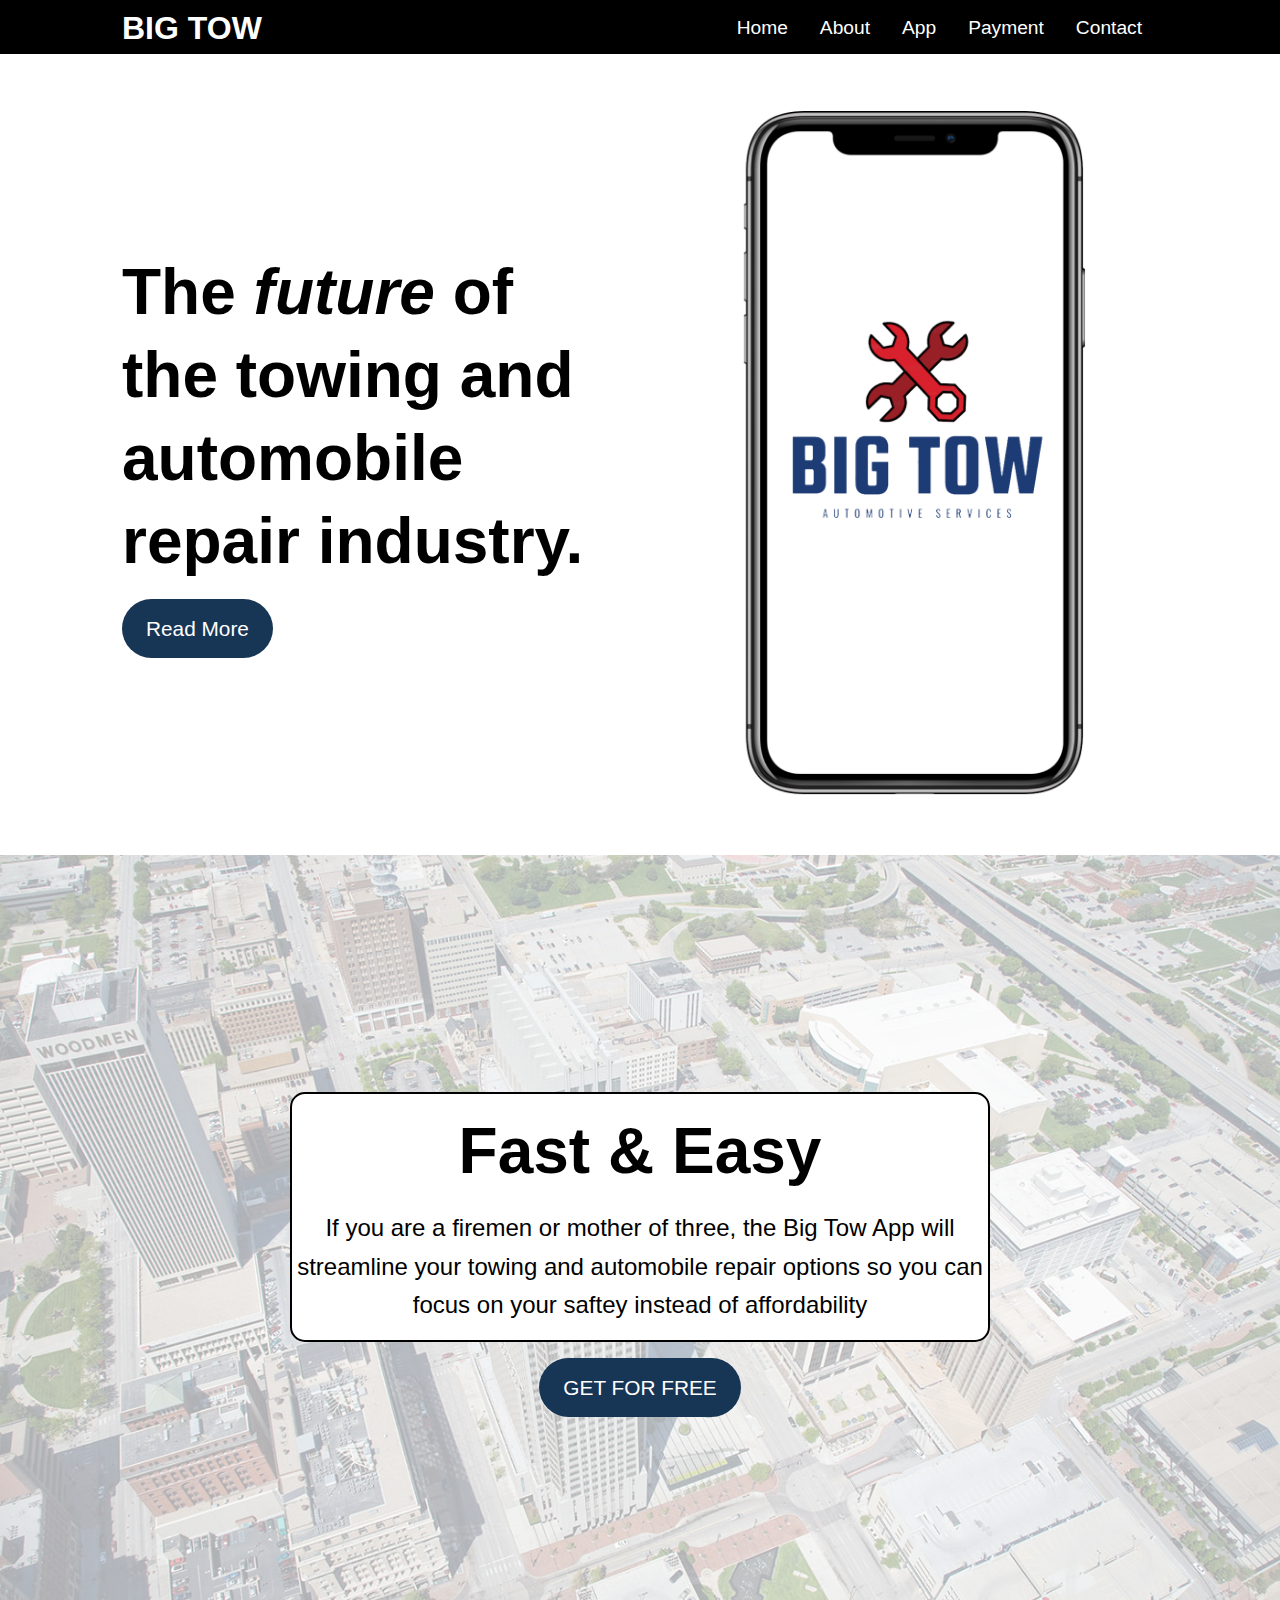
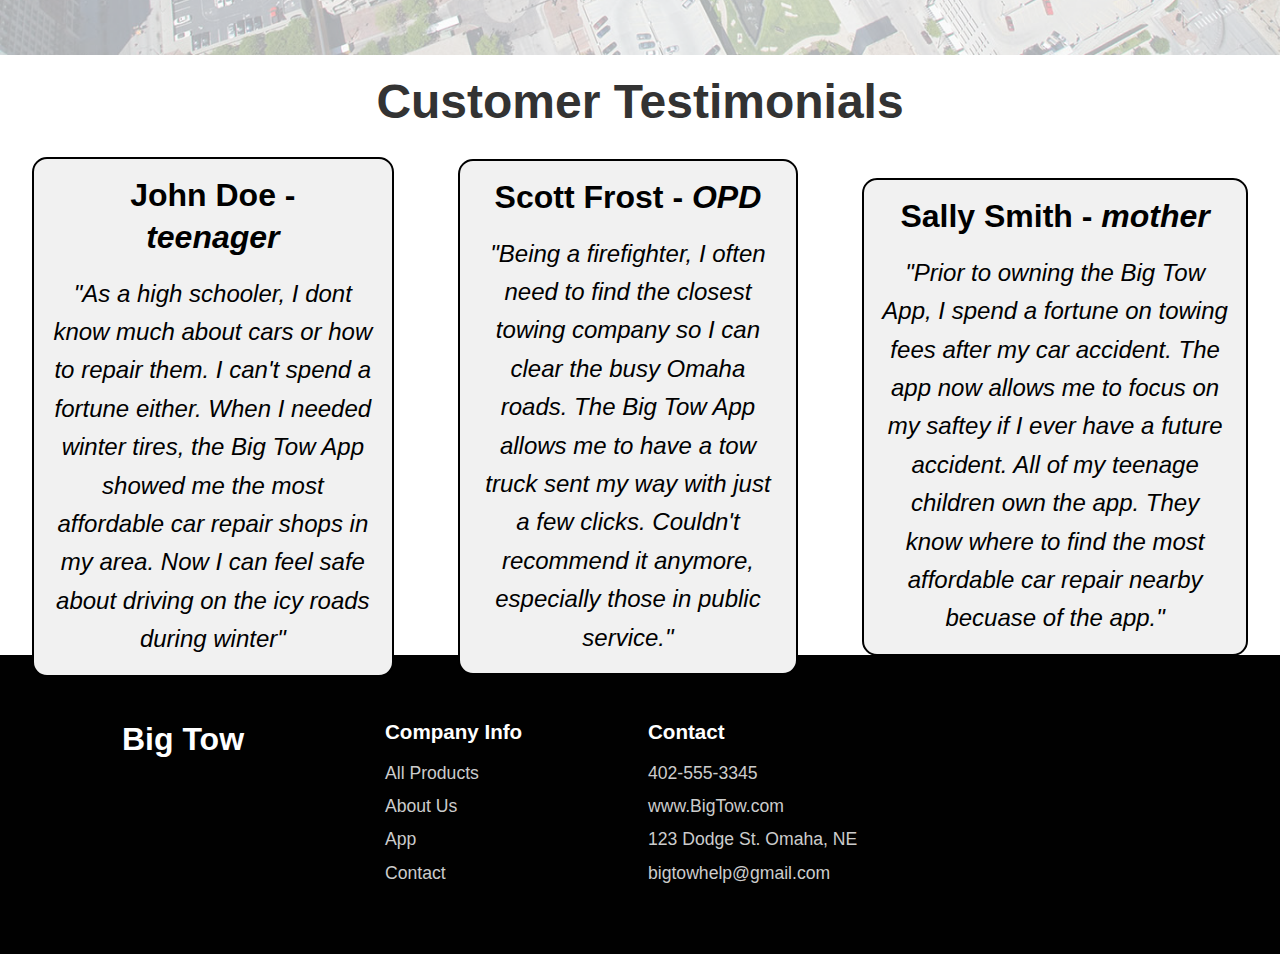
<file: index.html>
<!--

	Name	: Justin Rathbone
	Class 	: CIST 1300 - 003
	Assign#	: Project Landing Page
	Due	: October 29, 2019

	Honor Pledge:  On my honor as a student of the University
	of Nebraska at Omaha, I have neither given nor received
	unauthorized help on this homework assignment.

NAME: Justin Rathbone
NUID: 66513342
EMAIL: jrathbone@nebraska.edu

	Partners:  List the full names, CIST 1300 section and e-mail
address of anyone you may have discussed the assignment
with or worked on the assignment with. It is not necessary
to list your instructor.   If none, list "NONE".  This
		section must be present.
      NONE
  Put a brief description here outlining what this page is about.
    This is the landing page for my project. My project is an app marketing site for a business I am making in CIST2100.


  NOTE: I have lots of previous web design expereince which is why I have used some css elements not covered in class.
  If there is any concern about the authenticity of my assignment, please contact me.

	-->


<!DOCTYPE html>
<html lang="en">
  <head>
    <meta charset="UTF-8" />
    <meta name="viewport" content="width=initial-scale=1.0" />
    <meta http-equiv="X-UA-Compatible" content="ie=edge" />
    <link type="text/css" rel="stylesheet" href="styles.css" />
    <title>Big Tow</title>
  </head>
  <body>
    <nav class="navbar">
      <div class="container">
        <h1 class="logo">BIG TOW</h1>
        <ul class="nav">
          <li><a href="index.html">Home</a></li>
          <li><a href="about.html">About</a></li>
          <li><a href="products.html">App</a></li>
          <li><a href="payment.html">Payment</a></li>
          <li><a href="contact.html">Contact</a></li>
        </ul>
      </div>
    </nav>

    <!-- Showcase -->
    <section class="section-a">
      <div class="container">
        <div>
          <h1>The <i>future</i> of the towing and automobile repair industry.</h1>
          <a href="about.html" class="btn">Read More</a>
        </div>
        <img src="bigtowapp.png" alt="" />
      </div>
    </section>
    <!-- About component-->
    <section class="section-b">
      <div class="overlay">
        <div class="section-b-inner">
          <div>
          <h3>Fast & Easy</h3>
          <p>
            If you are a firemen or mother of three, the Big Tow App will
            streamline your towing and automobile repair options so you can focus on your saftey instead of affordability
          </p>
          </div>
            <a class = 'btn'>GET FOR FREE</a>
        </div>
      </div>
    </section>
    <!-- customer testimonials-->
    <section class="section-c">
      <div class="overlay">
        <h1>Customer Testimonials</h1>
        <div class="section-c-inner">
          <div>
            <h3>John Doe - <i>teenager</i></h3>
            <p><i>"As a high schooler, I dont know much about cars or how to repair them. I can't spend a fortune either. When I needed winter tires, the Big Tow App showed me the most affordable car repair shops in my area. Now I can feel safe about driving on the icy roads during winter"</i></p>
          </div>
          <div>
              <h3>Scott Frost - <i>OPD</i></h3>
              <p><i>"Being a firefighter, I often need to find the closest towing company so I can clear the busy Omaha roads. The Big Tow App allows me to have a tow truck sent my way with just a few clicks. Couldn't recommend it anymore, especially those in public service."</i></p>
            </div>
            <div>
                <h3>Sally Smith - <i>mother</i></h3>
                <p><i>"Prior to owning the Big Tow App, I spend a fortune on towing fees after my car accident. The app now allows me to focus on my saftey if I ever have a future accident. All of my teenage children own the app. They know where to find the most affordable car repair nearby becuase of the app."</i></p>
              </div>
        </div>
      </div>
    </section>

    <!-- Footer -->
    <footer class="section-footer ">
      <div class="container">
          <h2>Big Tow</h2>
        <div>
          <h3>Company Info</h3>
          <ul>
            <li><a href="#">All Products</a></li>
            <li><a href="#">About Us</a></li>
            <li><a href="#">App</a></li>
            <li><a href="#">Contact</a></li>
          </ul>
        </div>
        <div>
          <h3>Contact</h3>
          <ul>
            <li><a href="#">402-555-3345</a></li>
            <li><a href="#">www.BigTow.com</a></li>
            <li><a href="#">123 Dodge St. Omaha, NE</a></li>
            <li><a href="#">bigtowhelp@gmail.com</a></li>
          </ul>
        </div>
      </div>
    </footer>
  </body>
</html>
</file>
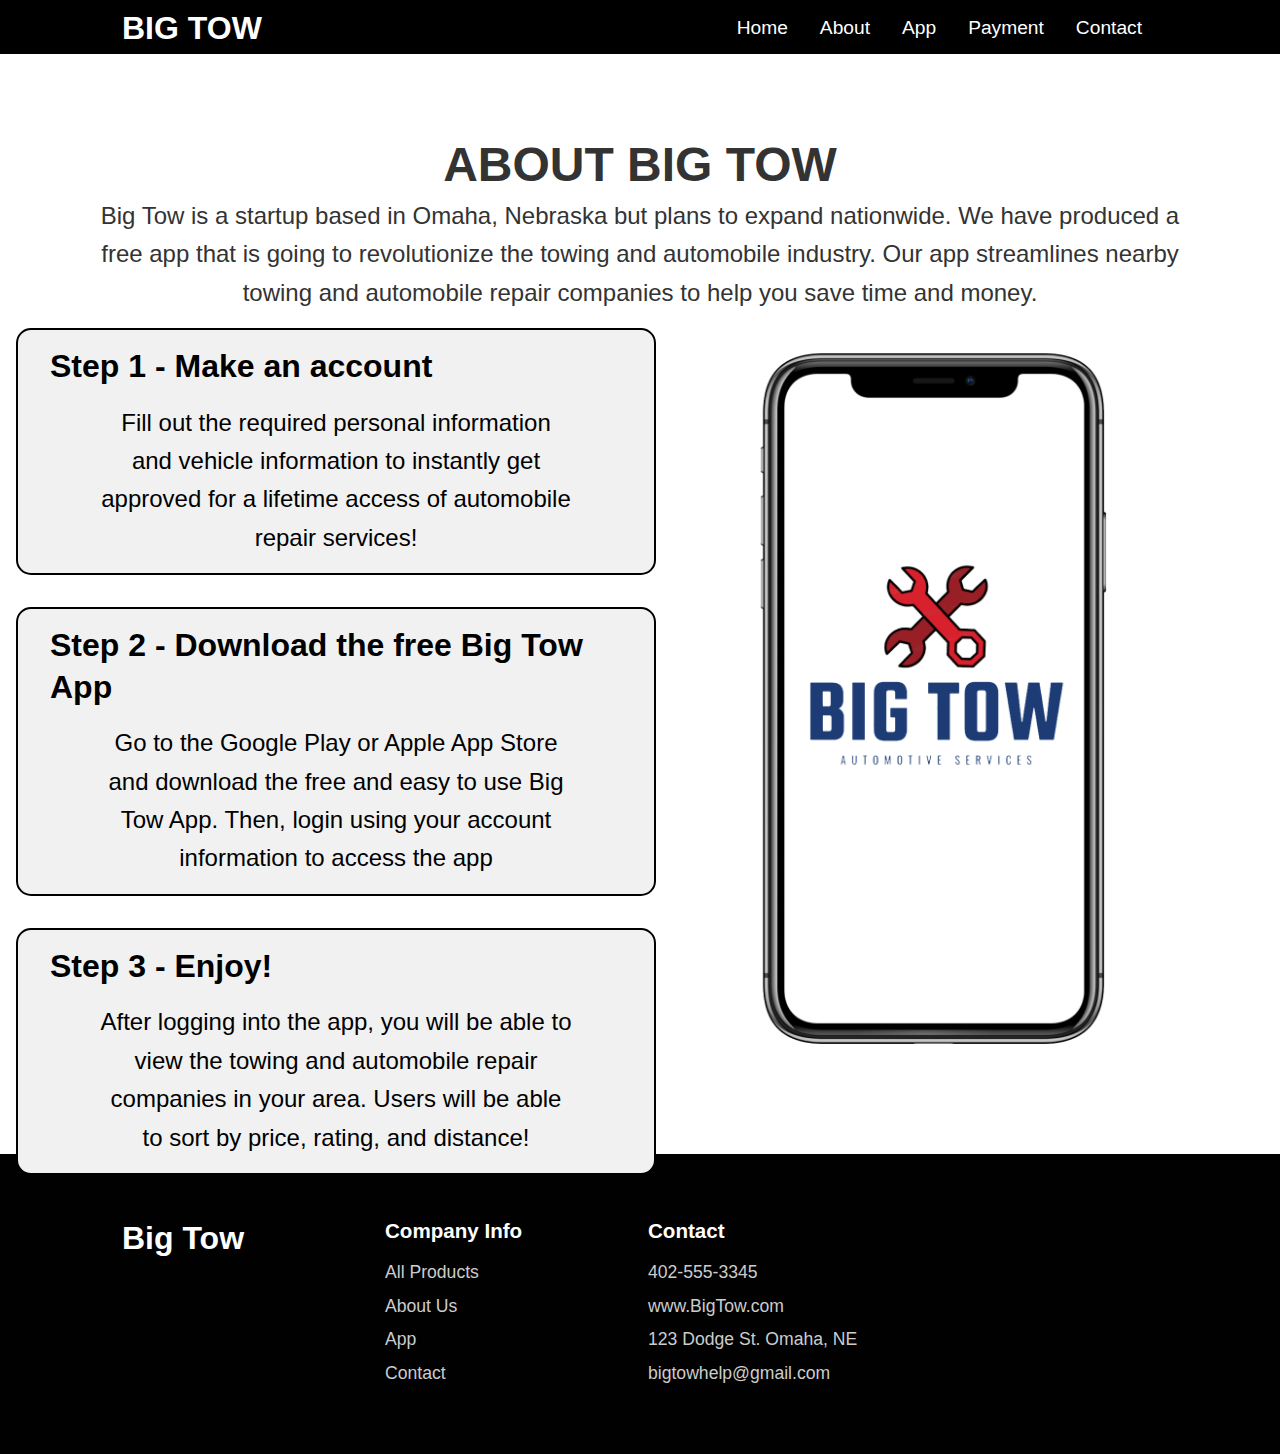
<file: about.html>
<!--

	Name	: Justin Rathbone
	Class 	: CIST 1300 - 003
	Assign#	: Project Landing Page
	Due	: December 3

	Honor Pledge:  On my honor as a student of the University
	of Nebraska at Omaha, I have neither given nor received
	unauthorized help on this homework assignment.

NAME: Justin Rathbone
NUID: 66513342
EMAIL: jrathbone@nebraska.edu

	Partners:  List the full names, CIST 1300 section and e-mail
address of anyone you may have discussed the assignment
with or worked on the assignment with. It is not necessary
to list your instructor.   If none, list "NONE".  This
		section must be present.
      NONE
  Put a brief description here outlining what this page is about.
    This is the landing page for my project. My project is an app marketing site for a business I am making in CIST2100.


  NOTE: I have lots of previous web design expereince which is why I have used some css elements not covered in class.
  If there is any concern about the authenticity of my assignment, please contact me.

	-->

<!DOCTYPE html>
<html lang="en">
  <head>
    <meta charset="UTF-8" />
    <meta name="viewport" content="width=initial-scale=1.0" />
    <meta http-equiv="X-UA-Compatible" content="ie=edge" />
    <link type="text/css" rel="stylesheet" href="styles.css" />
    <title>About</title>
  </head>
  <body>
    <nav class="navbar">
      <div class="container">
        <h1 class="logo">BIG TOW</h1>
        <ul class="nav">
          <li><a href="index.html">Home</a></li>
          <li><a href="about.html">About</a></li>
          <li><a href="products.html">App</a></li>
          <li><a href="payment.html">Payment</a></li>
          <li><a href="contact.html">Contact</a></li>
        </ul>
      </div>
    </nav>

    <!-- Showcase -->
    <section class="section-d">
      <div class="overlay">
        <div class="aboutHeader">
          <h1>ABOUT BIG TOW</h1>
          <p>Big Tow is a startup based in Omaha, Nebraska but plans to expand nationwide. We have produced a free app that is going to revolutionize the towing and automobile industry. Our app streamlines nearby towing and automobile repair companies to help you save time and money.</p>
        </div>
        <div class="section-d-inner">
          <img src="bigtowapp.png" alt="">
          <div>
            <h3>Step 1 - Make an account</h3>
            <p>
              Fill out the required personal information and vehicle information
              to instantly get approved for a lifetime access of automobile
              repair services!
            </p>
          </div>
          <div>
            <h3>Step 2 - Download the free Big Tow App</h3>
            <p>
              Go to the Google Play or Apple App Store and download the free and
              easy to use Big Tow App. Then, login using your account
              information to access the app
            </p>
          </div>
          <div>
            <h3>Step 3 - Enjoy!</h3>
            <p>
              After logging into the app, you will be able to view the towing
              and automobile repair companies in your area. Users will be able
              to sort by price, rating, and distance!
            </p>
          </div>
        </div>
      </div>
    </section>

    <!-- Footer -->
    <footer class="section-footer ">
      <div class="container">
        <h2>Big Tow</h2>
        <div>
          <h3>Company Info</h3>
          <ul>
            <li><a href="#">All Products</a></li>
            <li><a href="#">About Us</a></li>
            <li><a href="#">App</a></li>
            <li><a href="#">Contact</a></li>
          </ul>
        </div>
        <div>
          <h3>Contact</h3>
          <ul>
            <li><a href="#">402-555-3345</a></li>
            <li><a href="#">www.BigTow.com</a></li>
            <li><a href="#">123 Dodge St. Omaha, NE</a></li>
            <li><a href="#">bigtowhelp@gmail.com</a></li>
          </ul>
        </div>
      </div>
    </footer>
  </body>
</html>
</file>
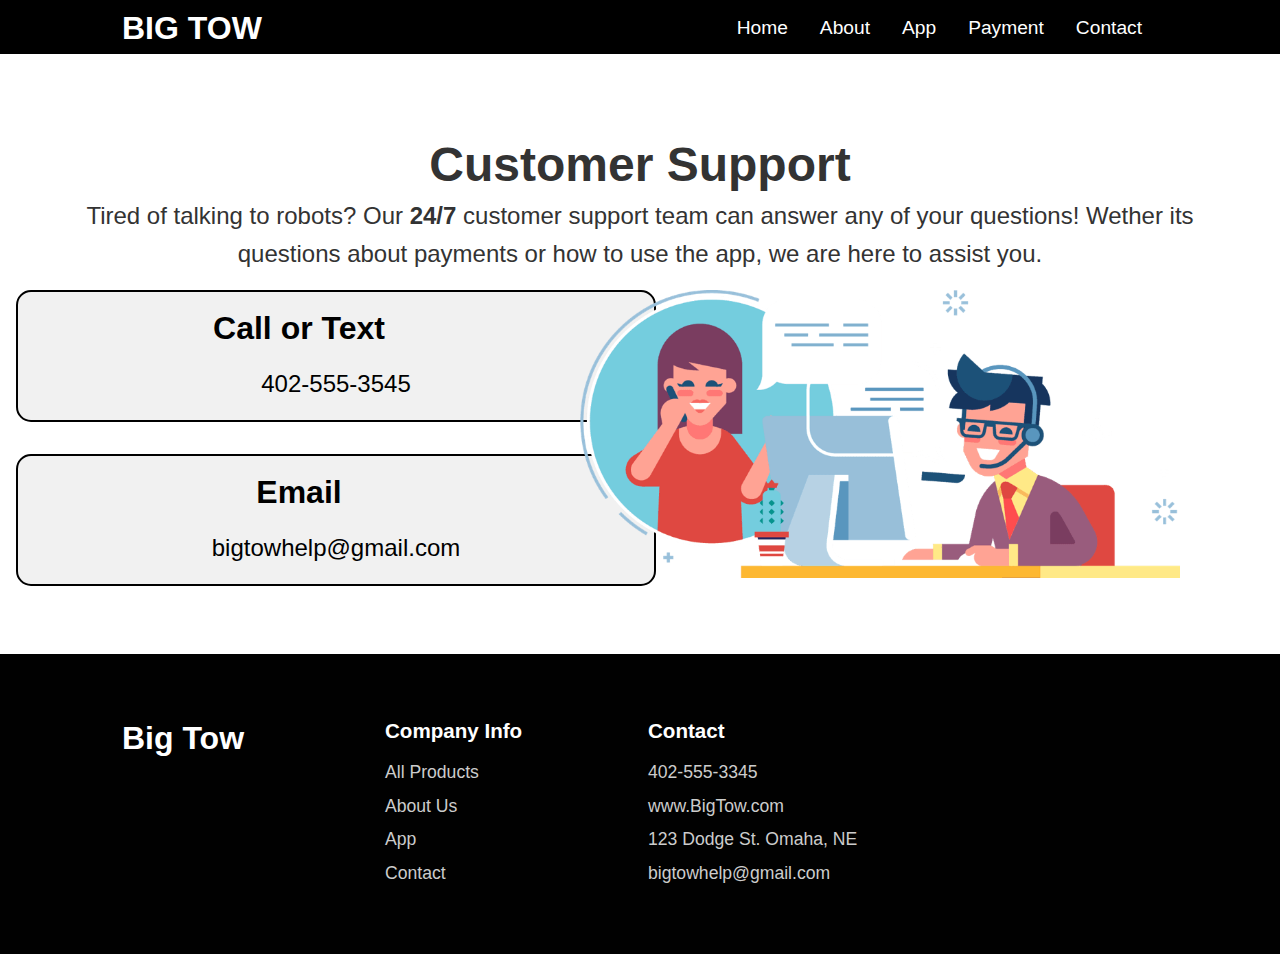
<file: contact.html>
<!DOCTYPE html>
<html lang="en">
  <head>
    <meta charset="UTF-8" />
    <meta name="viewport" content="width=initial-scale=1.0" />
    <meta http-equiv="X-UA-Compatible" content="ie=edge" />
    <link type="text/css" rel="stylesheet" href="styles.css" />
    <title>Contact</title>
  </head>
  <body>
    <nav class="navbar">
      <div class="container">
        <h1 class="logo">BIG TOW</h1>
        <ul class="nav">
          <li><a href="index.html">Home</a></li>
          <li><a href="about.html">About</a></li>
          <li><a href="products.html">App</a></li>
          <li><a href="payment.html">Payment</a></li>
          <li><a href="contact.html">Contact</a></li>
        </ul>
      </div>
    </nav>

    <!-- Showcase -->
    <section class="section-e">
      <div class="overlay">
        <div class="aboutHeader">
          <h1>Customer Support</h1>
          <p> Tired of talking to robots? Our <strong>24/7</strong> customer support team can answer any of your questions! Wether its questions about payments or how to use the app, we are here to assist you.</p>
        </div>
        <div class="section-e-inner">
          <img src="customer-service-helpers.png" alt="">
          <div>
            <h3>Call or Text</h3>
            <p>
              402-555-3545
            </p>
          </div>
          <div>
            <h3>Email</h3>
            <p>
              bigtowhelp@gmail.com
            </p>
          </div>
        </div>
      </div>
    </section>

    <!-- Footer -->
    <footer class="section-footer ">
      <div class="container">
        <h2>Big Tow</h2>
        <div>
          <h3>Company Info</h3>
          <ul>
            <li><a href="#">All Products</a></li>
            <li><a href="#">About Us</a></li>
            <li><a href="#">App</a></li>
            <li><a href="#">Contact</a></li>
          </ul>
        </div>
        <div>
          <h3>Contact</h3>
          <ul>
            <li><a href="#">402-555-3345</a></li>
            <li><a href="#">www.BigTow.com</a></li>
            <li><a href="#">123 Dodge St. Omaha, NE</a></li>
            <li><a href="#">bigtowhelp@gmail.com</a></li>
          </ul>
        </div>
      </div>
    </footer>
  </body>
</html>
</file>
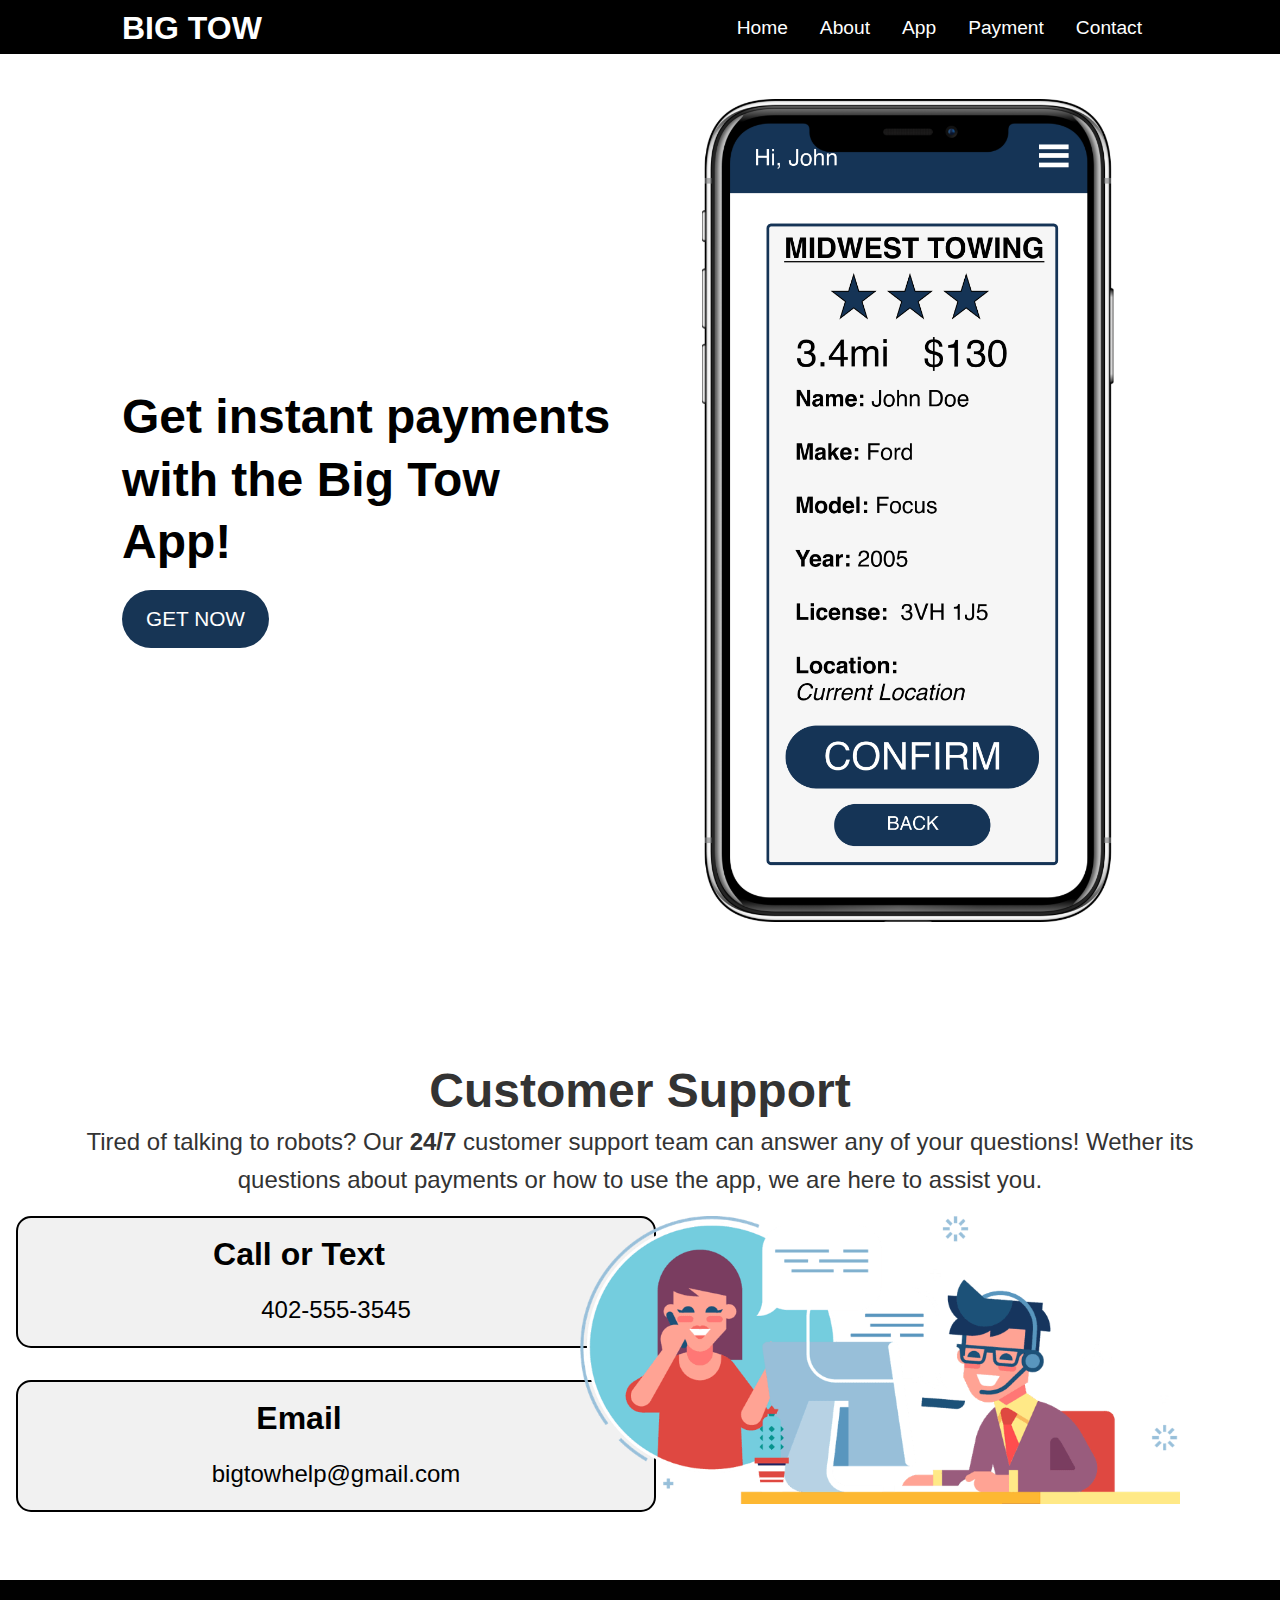
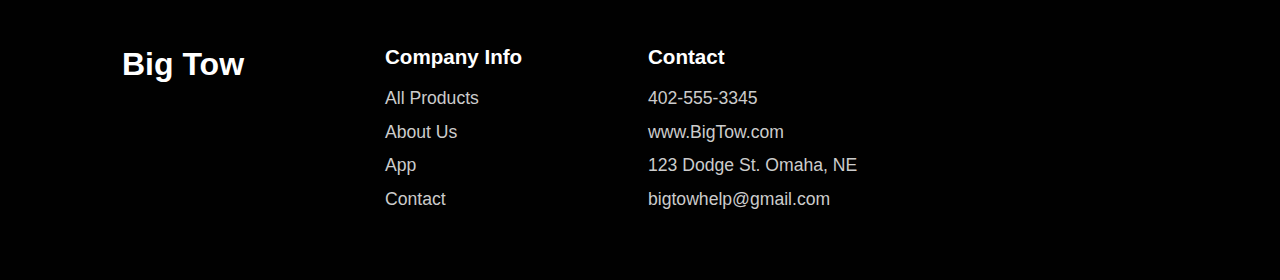
<file: payment.html>
<!--

	Name	: Justin Rathbone
	Class 	: CIST 1300 - 003
	Assign#	: Project Landing Page
	Due	: December 3

	Honor Pledge:  On my honor as a student of the University
	of Nebraska at Omaha, I have neither given nor received
	unauthorized help on this homework assignment.

NAME: Justin Rathbone
NUID: 66513342
EMAIL: jrathbone@nebraska.edu

	Partners:  List the full names, CIST 1300 section and e-mail
address of anyone you may have discussed the assignment
with or worked on the assignment with. It is not necessary
to list your instructor.   If none, list "NONE".  This
		section must be present.
      NONE
  Put a brief description here outlining what this page is about.
    This is the landing page for my project. My project is an app marketing site for a business I am making in CIST2100.


  NOTE: I have lots of previous web design expereince which is why I have used some css elements not covered in class.
  If there is any concern about the authenticity of my assignment, please contact me.

	-->


    <!DOCTYPE html>
    <html lang="en">
      <head>
        <meta charset="UTF-8" />
        <meta name="viewport" content="width=initial-scale=1.0" />
        <meta http-equiv="X-UA-Compatible" content="ie=edge" />
        <link type="text/css" rel="stylesheet" href="styles.css" />
        <title>Big Tow</title>
      </head>
      <body>
        <nav class="navbar">
          <div class="container">
            <h1 class="logo">BIG TOW</h1>
            <ul class="nav">
              <li><a href="index.html">Home</a></li>
              <li><a href="about.html">About</a></li>
              <li><a href="products.html">App</a></li>
              <li><a href="payment.html">Payment</a></li>
              <li><a href="contact.html">Contact</a></li>
            </ul>
          </div>
        </nav>

        <!-- Showcase -->
        <section class="section-a">
          <div class="container">
            <div>
              <h1 style="font-size: 3rem;">Get instant payments with the Big Tow App!</h1>
              <a href="about.html" class="btn">GET NOW</a>
            </div>
            <img src="payment.png" alt="" />
          </div>
        </section>

        <section class="section-e">
          <div class="overlay">
            <div class="aboutHeader">
              <h1>Customer Support</h1>
              <p> Tired of talking to robots? Our <strong>24/7</strong> customer support team can answer any of your questions! Wether its questions about payments or how to use the app, we are here to assist you.</p>
            </div>
            <div class="section-e-inner">
              <img src="customer-service-helpers.png" alt="">
              <div>
                <h3>Call or Text</h3>
                <p>
                  402-555-3545
                </p>
              </div>
              <div>
                <h3>Email</h3>
                <p>
                  bigtowhelp@gmail.com
                </p>
              </div>
            </div>
          </div>
        </section>

        <!-- Footer -->
        <footer class="section-footer ">
          <div class="container">
              <h2>Big Tow</h2>
            <div>
              <h3>Company Info</h3>
              <ul>
                <li><a href="#">All Products</a></li>
                <li><a href="#">About Us</a></li>
                <li><a href="#">App</a></li>
                <li><a href="#">Contact</a></li>
              </ul>
            </div>
            <div>
              <h3>Contact</h3>
              <ul>
                <li><a href="#">402-555-3345</a></li>
                <li><a href="#">www.BigTow.com</a></li>
                <li><a href="#">123 Dodge St. Omaha, NE</a></li>
                <li><a href="#">bigtowhelp@gmail.com</a></li>
              </ul>
            </div>
          </div>
        </footer>
      </body>
    </html>
</file>
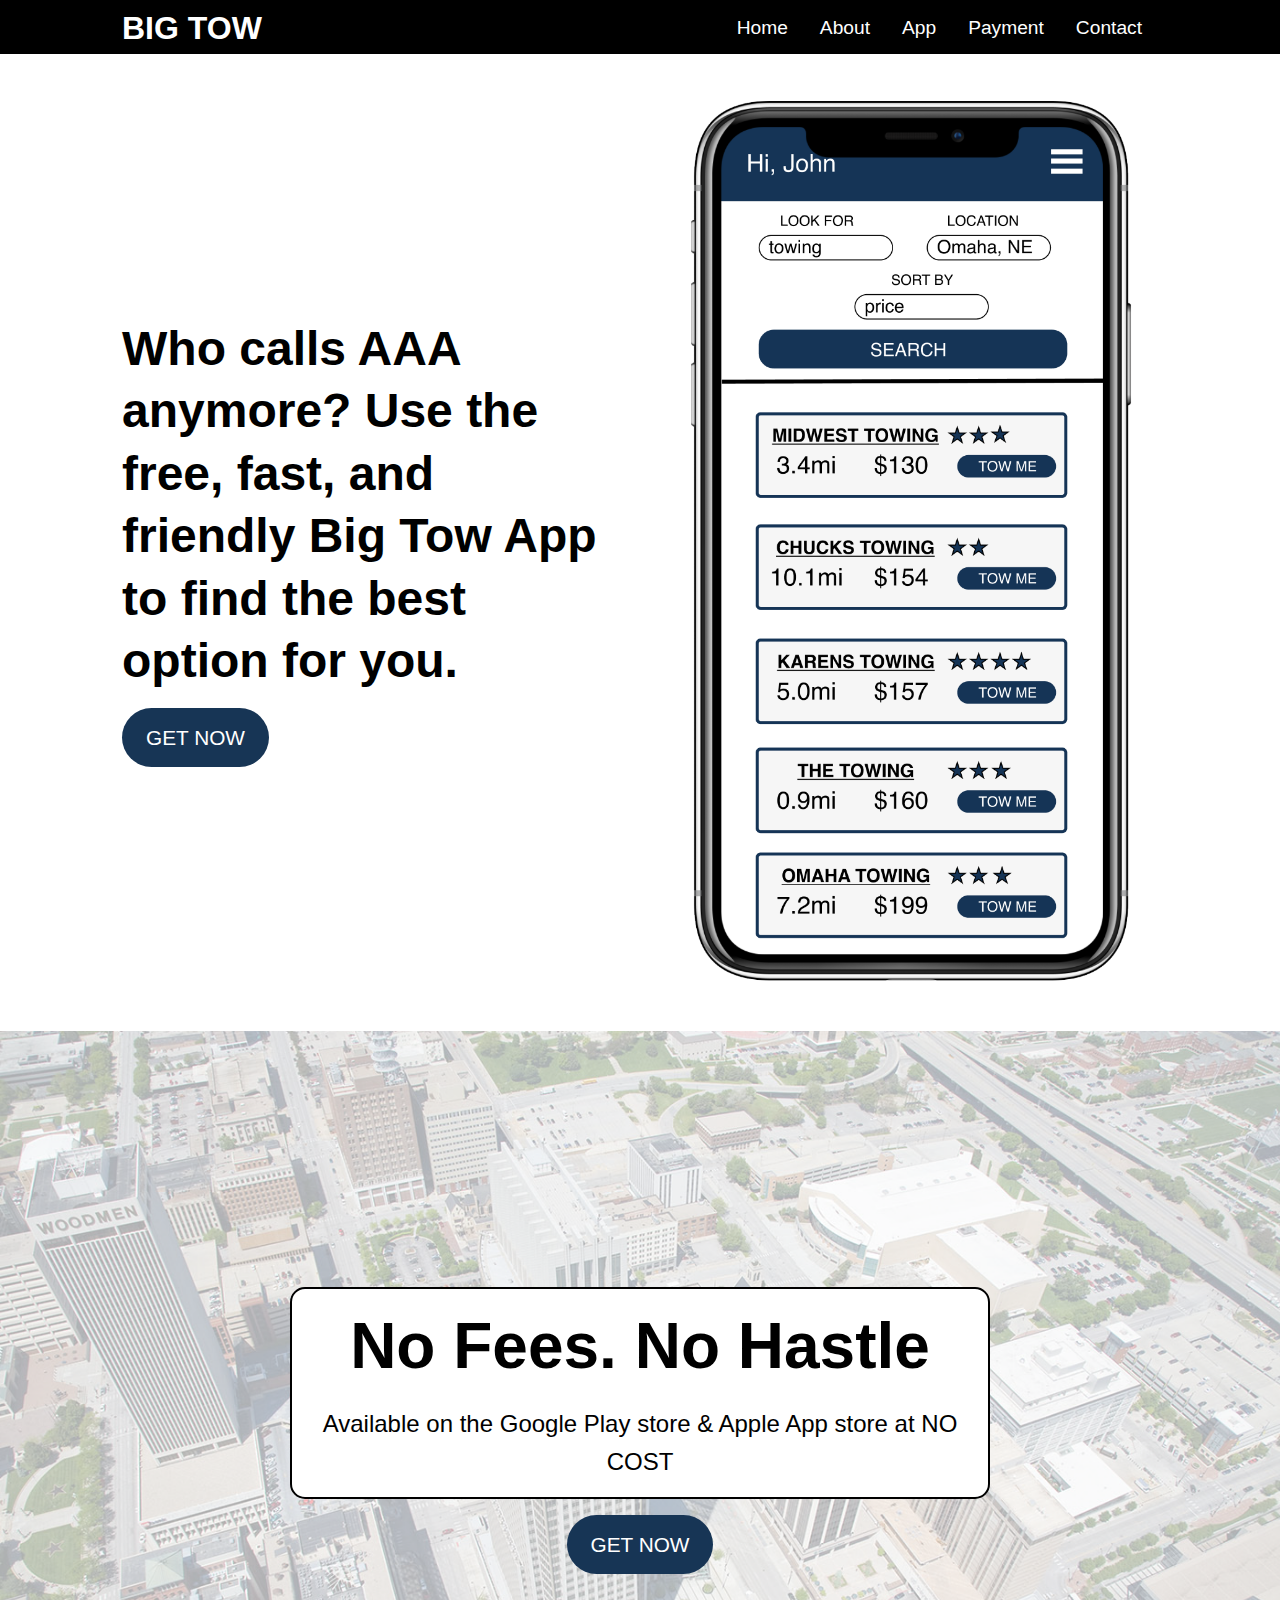
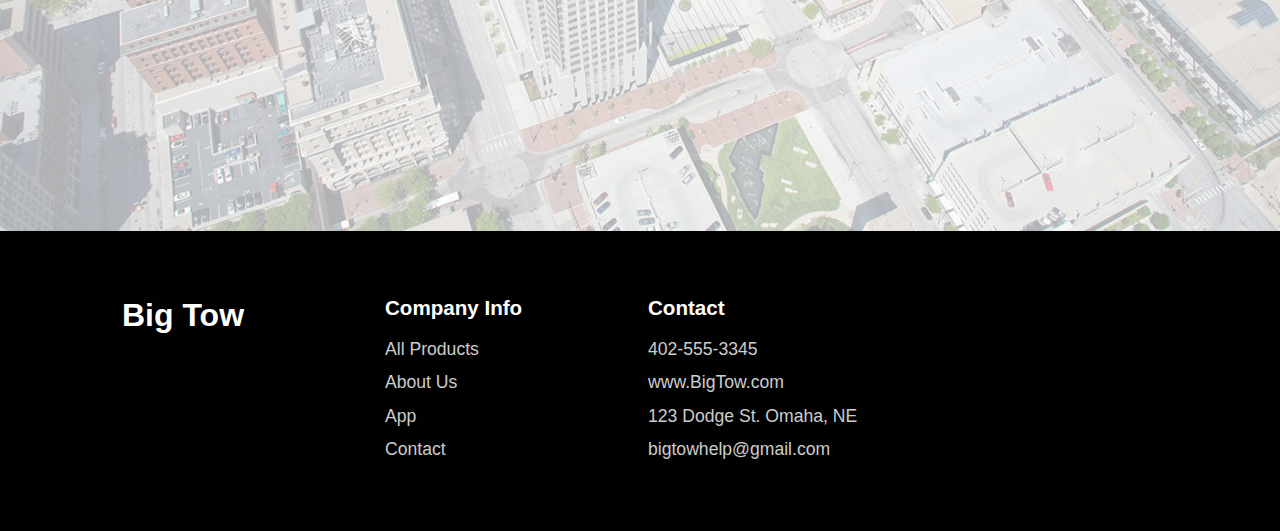
<file: products.html>
<!--

	Name	: Justin Rathbone
	Class 	: CIST 1300 - 003
	Assign#	: Project Landing Page
	Due	: December 3

	Honor Pledge:  On my honor as a student of the University
	of Nebraska at Omaha, I have neither given nor received
	unauthorized help on this homework assignment.

NAME: Justin Rathbone
NUID: 66513342
EMAIL: jrathbone@nebraska.edu

	Partners:  List the full names, CIST 1300 section and e-mail
address of anyone you may have discussed the assignment
with or worked on the assignment with. It is not necessary
to list your instructor.   If none, list "NONE".  This
		section must be present.
      NONE
  Put a brief description here outlining what this page is about.
    This is the landing page for my project. My project is an app marketing site for a business I am making in CIST2100.


  NOTE: I have lots of previous web design expereince which is why I have used some css elements not covered in class.
  If there is any concern about the authenticity of my assignment, please contact me.

	-->


    <!DOCTYPE html>
    <html lang="en">
      <head>
        <meta charset="UTF-8" />
        <meta name="viewport" content="width=initial-scale=1.0" />
        <meta http-equiv="X-UA-Compatible" content="ie=edge" />
        <link type="text/css" rel="stylesheet" href="styles.css" />
        <title>Big Tow</title>
      </head>
      <body>
        <nav class="navbar">
          <div class="container">
            <h1 class="logo">BIG TOW</h1>
            <ul class="nav">
              <li><a href="index.html">Home</a></li>
              <li><a href="about.html">About</a></li>
              <li><a href="products.html">App</a></li>
              <li><a href="payment.html">Payment</a></li>
              <li><a href="contact.html">Contact</a></li>
            </ul>
          </div>
        </nav>

        <!-- Showcase -->
        <section class="section-a">
          <div class="container">
            <div>
              <h1 style="font-size: 3rem;">Who calls AAA anymore? Use the free, fast, and friendly Big Tow App to find the best option for you.</h1>
              <a href="about.html" class="btn">GET NOW</a>
            </div>
            <img src="appUI.png" alt="" />
          </div>
        </section>
        <section class="section-b">
          <div class="overlay">
            <div class="section-b-inner">
              <div>
              <h3>No Fees. No Hastle</h3>
              <p>
                Available on the Google Play store & Apple App store at NO COST
              </p>
              </div>
                <a class = 'btn'>GET NOW</a>
            </div>
          </div>
        </section>

        <!-- Footer -->
        <footer class="section-footer ">
          <div class="container">
              <h2>Big Tow</h2>
            <div>
              <h3>Company Info</h3>
              <ul>
                <li><a href="#">All Products</a></li>
                <li><a href="#">About Us</a></li>
                <li><a href="#">App</a></li>
                <li><a href="#">Contact</a></li>
              </ul>
            </div>
            <div>
              <h3>Contact</h3>
              <ul>
                <li><a href="#">402-555-3345</a></li>
                <li><a href="#">www.BigTow.com</a></li>
                <li><a href="#">123 Dodge St. Omaha, NE</a></li>
                <li><a href="#">bigtowhelp@gmail.com</a></li>
              </ul>
            </div>
          </div>
        </footer>
      </body>
    </html>
</file>
<file: styles.css>
* {
    box-sizing: border-box;
    margin: 0;
    padding: 0;
  }

  body {
    font-family: Helvetica, sans-serif;
    line-height: 1.6;
    color: #333;
    font-size: 1.1rem;
  }

  h1,
  h2,
  h3,
  h4 {
    line-height: 1.3;
  }

  a {
    color: white;
    text-decoration: none;
  }

  ul {
    list-style: none;
  }

  img {
    width: 100%;
  }

  .container {
    max-width: 1100px;
    margin: auto;
    overflow: hidden;
    padding: 0 2rem;
  }

  .navbar {
    font-size: 1.2rem;
    padding-top: 0.5rem;
    padding-bottom: 0.3rem;
    background-color: black;
    color:white;
  }

  .navbar .container {
    display: grid;
    grid-template-columns: repeat(2, 1fr);
    grid-gap: 2rem;
  }

  .navbar .logo {
    font-size: 2rem;
  }

  .navbar ul {
    justify-self: flex-end;
    display: flex;
    align-items: center;
    justify-content: center;
  }

  .navbar a {
    padding: 0 1rem;
  }

  .navbar a:hover {
    color: #555;
  }

  .section-a {
    margin: 2rem 0;
  }

  .section-a .container {
    display: grid;
    grid-template-columns: 1fr 1fr;
    grid-gap: 3rem;
    align-items: center;
    justify-content: center;
  }

  .section-a h1 {
    font-size: 4rem;
    color: black
  }

  .section-a p {
    margin: 1rem 0;
  }

  .section-b {
    position: relative;
    background: url("omaha.png") no-repeat bottom center/cover;
    height: 800px;
  }

  .section-b-inner {
    color: black;
    height: 100%;
    display: flex;
    flex-direction: column;
    align-items: center;
    justify-content: center;
    text-align: center;
    margin: auto;
    max-width: 700px;
    padding: 5rem 0;
  }


  .section-b-inner h2 {
    font-size: 2rem;
    margin-top: 1rem;
  }

  .section-b-inner h3{
    font-size: 4rem;
    margin-top: 1rem;
  }

  .section-b-inner p {
    margin-top: 1rem;
    font-size: 1.5rem;
    margin-bottom: 1rem;
  }
  .section-b-inner div{
    background-color: white;
    border: 2px solid black;
    border-radius: 15px;
  }

  .section-c {
    position: relative;
    background: white;
    height: 600px;
  }

  .section-c h1{
    text-align: center;
    margin-top: 1rem;
    font-size: 3rem;
  }

  .section-c-inner {
    color: black;
    height: 100%;
    display: flex;
    flex-direction: row;
    align-items: center;
    justify-content: center;
    text-align: center;
    margin: auto;
    max-height: 100%;
    padding: 5rem 0;

  }
  .section-c-inner div{
    border: 2px solid black;
    border-radius: 15px;
    background: #f1f1f1;
    margin-left: 2rem;
    margin-right: 2rem;
    margin-bottom: 2rem;
  }

  .section-c-inner h3 {
    font-size: 2rem;
    margin-top: 1rem;
    margin-left: 2rem;
    margin-right: 2rem;
  }


  .section-c-inner p {
    margin: 1rem;
    font-size: 1.5rem;
  }

  .section-d {
    position: relative;
    background: white;
    height: 1100px;
    background: white;

  }

  .section-d h1{
    text-align: center;
    margin-top: 5rem;
    font-size: 3rem;
  }

  .section-d-inner {
    color: black;
    height: 100%;
    flex-direction: column;
    max-height: 100%;
    margin-top: 1rem;

  }
  .section-d-inner div{
    border: 2px solid black;
    border-radius: 15px;
    background: #f1f1f1;
    margin-left: 1rem;
    max-width: 50%;
    margin-bottom: 2rem;
  }

  .section-d-inner h3 {
    font-size: 2rem;
    margin-top: 1rem;
    margin-left: 2rem;
    margin-right: 2rem;
  }

  .section-d-inner p {
    margin: 1rem 5rem 1rem 5rem;
    font-size: 1.5rem;
    text-align:center;
  }

  .section-d-inner img{
    width: 500px;
    height:auto;
    float: right;
    margin-right: 100px;
  }


  .section-e {
    position: relative;
    background: white;
    height: 600px;
    background: white;

  }

  .section-e h1{
    text-align: center;
    margin-top: 5rem;
    font-size: 3rem;
  }

  .section-e-inner {
    color: black;
    height: 100%;
    flex-direction: column;
    max-height: 100%;
    margin-top: 1rem;

  }
  .section-e-inner div{
    border: 2px solid black;
    border-radius: 15px;
    background: #f1f1f1;
    margin-left: 1rem;
    max-width: 50%;
    margin-bottom: 2rem;
  }

  .section-e-inner h3 {
    font-size: 2rem;
    margin-top: 1rem;
    text-align: center;
  }


  .aboutHeader {
    margin: 1rem 5rem 1rem 5rem;
    font-size: 1.5rem;
    text-align:center;
  }

  .section-e-inner p {
    margin: 1rem 5rem 1rem 5rem;
    font-size: 1.5rem;
    text-align:center;
  }

  .section-e-inner img{
    width: 600px;
    height:auto;
    float: right;
    margin-right: 100px;
  }

  .section-footer {
    background: #010101;
    color: #fff;
    padding: 4rem 0;
  }

  .section-footer .container {
    display: grid;
    grid-template-columns: repeat(4, 1fr);
    grid-gap: 1rem;
  }

  .section-footer h2 {
    font-size: 2rem;
    margin-bottom: 1rem;
  }

  .section-footer h3 {
    margin-bottom: 0.7rem;
  }

  .section-footer a {
    line-height: 1.9;
    color: #ccc;
  }

  .section-footer a > i {
    color: #555;
    margin-right: 0.5rem;
  }


  .btn {
    display: inline-block;
    background-color: #173555;
    color: white;
    margin-top: 1rem;
    padding: 0.8rem 1.5rem;
    cursor: pointer;
    font-size: 1.3rem;
    border-radius: 30px;
  }


  .overlay {
    height: 100%;
    width: 100%;
    position: absolute;
    top: 0;
    left: 0;
  }
  #payment{
    background: url("payment.png") no-repeat bottom center/cover;
  }
</file>
